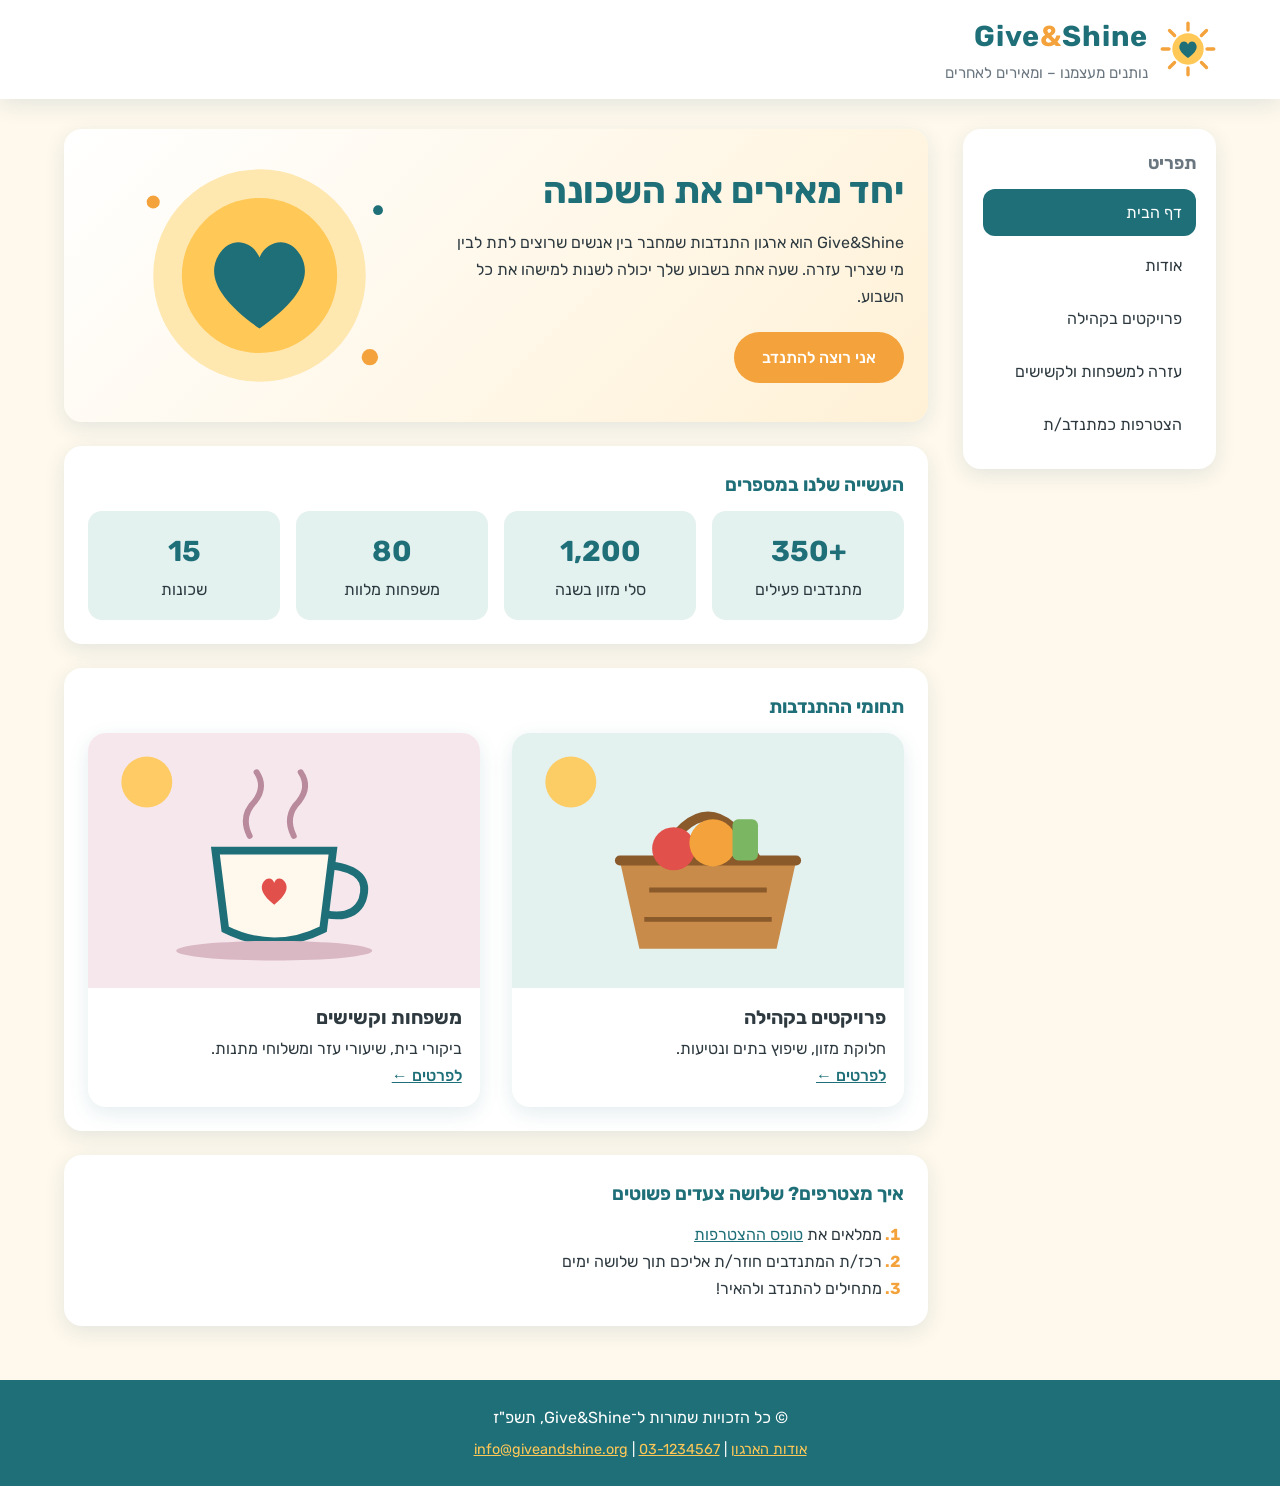
<file: index.html>
<!DOCTYPE html>
<html lang="he" dir="rtl">
<head>
  <meta charset="UTF-8">
  <meta name="viewport" content="width=device-width, initial-scale=1.0">
  <title>דף הבית | Give&amp;Shine</title>
  <link rel="icon" href="favicon.ico">
  <link rel="stylesheet" href="css/style.css">
  <link rel="stylesheet" href="css/home.css">
</head>
<body>
  <header>
    <a href="index.html" title="לדף הבית">
      <img src="assets/images/logo.svg" alt="הלוגו של Give&amp;Shine">
      <div>
        <h1>Give<span>&amp;</span>Shine</h1>
        <p>נותנים מעצמנו &ndash; ומאירים לאחרים</p>
      </div>
    </a>
  </header>

  <div class="layout">
    <aside>
      <h2>תפריט</h2>
      <nav>
        <ul>
          <li><a href="index.html" aria-current="page">דף הבית</a></li>
          <li><a href="pages/about.html">אודות</a></li>
          <li><a href="pages/community.html">פרויקטים בקהילה</a></li>
          <li><a href="pages/families.html">עזרה למשפחות ולקשישים</a></li>
          <li><a href="pages/join.html">הצטרפות כמתנדב/ת</a></li>
        </ul>
      </nav>
    </aside>

    <main>
      <section class="hero">
        <div>
          <h2>יחד מאירים את השכונה</h2>
          <p>Give&amp;Shine הוא ארגון התנדבות שמחבר בין אנשים שרוצים לתת לבין מי שצריך עזרה. שעה אחת בשבוע שלך יכולה לשנות למישהו את כל השבוע.</p>
          <a class="btn" href="pages/join.html">אני רוצה להתנדב</a>
        </div>
        <img src="assets/images/hero.svg" alt="שמש ולב - הסמל של העשייה שלנו">
      </section>

      <section class="stats">
        <h3>העשייה שלנו במספרים</h3>
        <ul>
          <li><strong dir="ltr">350+</strong> מתנדבים פעילים</li>
          <li><strong>1,200</strong> סלי מזון בשנה</li>
          <li><strong>80</strong> משפחות מלוות</li>
          <li><strong>15</strong> שכונות</li>
        </ul>
      </section>

      <section class="areas">
        <h3>תחומי ההתנדבות</h3>
        <div class="cards">
          <article>
            <img src="assets/images/food.svg" alt="סל מזון">
            <h4>פרויקטים בקהילה</h4>
            <p>חלוקת מזון, שיפוץ בתים ונטיעות.</p>
            <a href="pages/community.html">לפרטים &larr;</a>
          </article>
          <article>
            <img src="assets/images/tea.svg" alt="כוס תה חמה">
            <h4>משפחות וקשישים</h4>
            <p>ביקורי בית, שיעורי עזר ומשלוחי מתנות.</p>
            <a href="pages/families.html">לפרטים &larr;</a>
          </article>
        </div>
      </section>

      <section>
        <h3>איך מצטרפים? שלושה צעדים פשוטים</h3>
        <ol class="steps">
          <li>ממלאים את <a href="pages/join.html">טופס ההצטרפות</a></li>
          <li>רכז/ת המתנדבים חוזר/ת אליכם תוך שלושה ימים</li>
          <li>מתחילים להתנדב ולהאיר!</li>
        </ol>
      </section>
    </main>
  </div>

  <footer>
    <p>&copy; כל הזכויות שמורות ל־Give&amp;Shine, תשפ"ז</p>
    <p><a href="pages/about.html">אודות הארגון</a> | <a href="mailto:info@giveandshine.org">info@giveandshine.org</a> | <a href="tel:031234567">03-1234567</a></p>
  </footer>
</body>
</html>
</file>
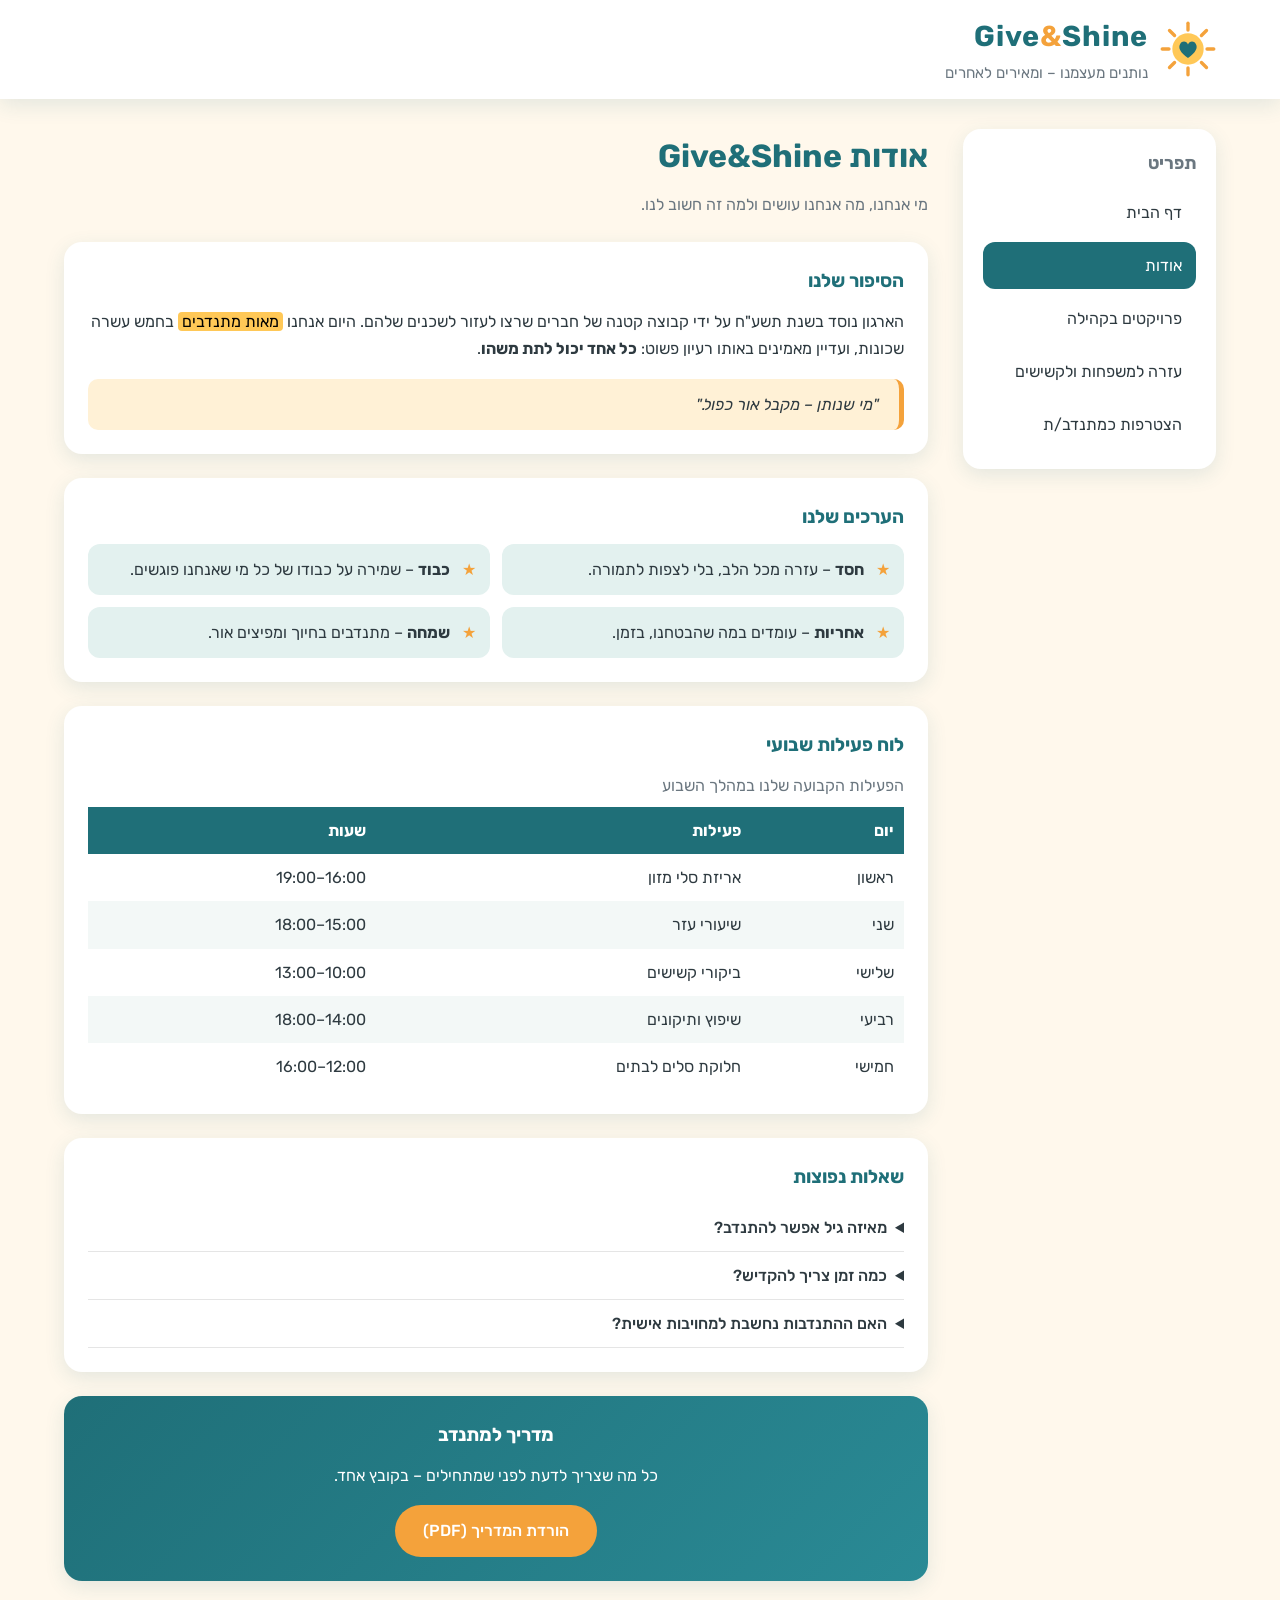
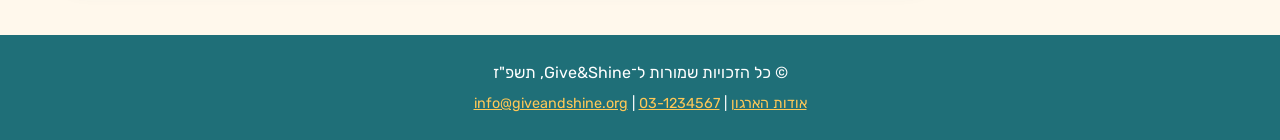
<file: pages/about.html>
<!DOCTYPE html>
<html lang="he" dir="rtl">
<head>
  <meta charset="UTF-8">
  <meta name="viewport" content="width=device-width, initial-scale=1.0">
  <title>אודות | Give&amp;Shine</title>
  <link rel="icon" href="../favicon.ico">
  <link rel="stylesheet" href="../css/style.css">
  <link rel="stylesheet" href="../css/about.css">
</head>
<body>
  <header>
    <a href="../index.html" title="לדף הבית">
      <img src="../assets/images/logo.svg" alt="הלוגו של Give&amp;Shine">
      <div>
        <h1>Give<span>&amp;</span>Shine</h1>
        <p>נותנים מעצמנו &ndash; ומאירים לאחרים</p>
      </div>
    </a>
  </header>

  <div class="layout">
    <aside>
      <h2>תפריט</h2>
      <nav>
        <ul>
          <li><a href="../index.html">דף הבית</a></li>
          <li><a href="../pages/about.html" aria-current="page">אודות</a></li>
          <li><a href="../pages/community.html">פרויקטים בקהילה</a></li>
          <li><a href="../pages/families.html">עזרה למשפחות ולקשישים</a></li>
          <li><a href="../pages/join.html">הצטרפות כמתנדב/ת</a></li>
        </ul>
      </nav>
    </aside>

    <main>
      <h2>אודות Give&amp;Shine</h2>
      <p>מי אנחנו, מה אנחנו עושים ולמה זה חשוב לנו.</p>

      <article>
        <h3>הסיפור שלנו</h3>
        <p>הארגון נוסד בשנת <time datetime="2018">תשע"ח</time> על ידי קבוצה קטנה של חברים שרצו לעזור לשכנים שלהם. היום אנחנו <mark>מאות מתנדבים</mark> בחמש עשרה שכונות, ועדיין מאמינים באותו רעיון פשוט: <strong>כל אחד יכול לתת משהו</strong>.</p>
        <blockquote>"מי שנותן &ndash; מקבל אור כפול."</blockquote>
      </article>

      <section class="values">
        <h3>הערכים שלנו</h3>
        <ul>
          <li><b>חסד</b> &ndash; עזרה מכל הלב, בלי לצפות לתמורה.</li>
          <li><b>כבוד</b> &ndash; שמירה על כבודו של כל מי שאנחנו פוגשים.</li>
          <li><b>אחריות</b> &ndash; עומדים במה שהבטחנו, בזמן.</li>
          <li><b>שמחה</b> &ndash; מתנדבים בחיוך ומפיצים אור.</li>
        </ul>
      </section>

      <section>
        <h3>לוח פעילות שבועי</h3>
        <table>
          <caption>הפעילות הקבועה שלנו במהלך השבוע</caption>
          <thead>
            <tr><th>יום</th><th>פעילות</th><th>שעות</th></tr>
          </thead>
          <tbody>
            <tr><td>ראשון</td><td>אריזת סלי מזון</td><td>16:00&ndash;19:00</td></tr>
            <tr><td>שני</td><td>שיעורי עזר</td><td>15:00&ndash;18:00</td></tr>
            <tr><td>שלישי</td><td>ביקורי קשישים</td><td>10:00&ndash;13:00</td></tr>
            <tr><td>רביעי</td><td>שיפוץ ותיקונים</td><td>14:00&ndash;18:00</td></tr>
            <tr><td>חמישי</td><td>חלוקת סלים לבתים</td><td>12:00&ndash;16:00</td></tr>
          </tbody>
        </table>
      </section>

      <section>
        <h3>שאלות נפוצות</h3>
        <!-- למידה עצמית 2: התגיות details ו-summary -->
        <details>
          <summary>מאיזה גיל אפשר להתנדב?</summary>
          <p>מגיל 14 ומעלה. מתחת לגיל 16 נדרש אישור הורים.</p>
        </details>
        <details>
          <summary>כמה זמן צריך להקדיש?</summary>
          <p>אפילו שעה אחת בשבוע עושה הבדל. אתם בוחרים את הזמן שמתאים לכם.</p>
        </details>
        <details>
          <summary>האם ההתנדבות נחשבת למחויבות אישית?</summary>
          <p>כן, אנחנו מוסרים אישור על שעות התנדבות לבית הספר.</p>
        </details>
      </section>

      <section class="download">
        <h3>מדריך למתנדב</h3>
        <p>כל מה שצריך לדעת לפני שמתחילים &ndash; בקובץ אחד.</p>
        <a class="btn" href="../assets/files/volunteer-guide.pdf" download>הורדת המדריך (PDF)</a>
      </section>
    </main>
  </div>

  <footer>
    <p>&copy; כל הזכויות שמורות ל־Give&amp;Shine, תשפ"ז</p>
    <p><a href="../pages/about.html">אודות הארגון</a> | <a href="mailto:info@giveandshine.org">info@giveandshine.org</a> | <a href="tel:031234567">03-1234567</a></p>
  </footer>
</body>
</html>
</file>
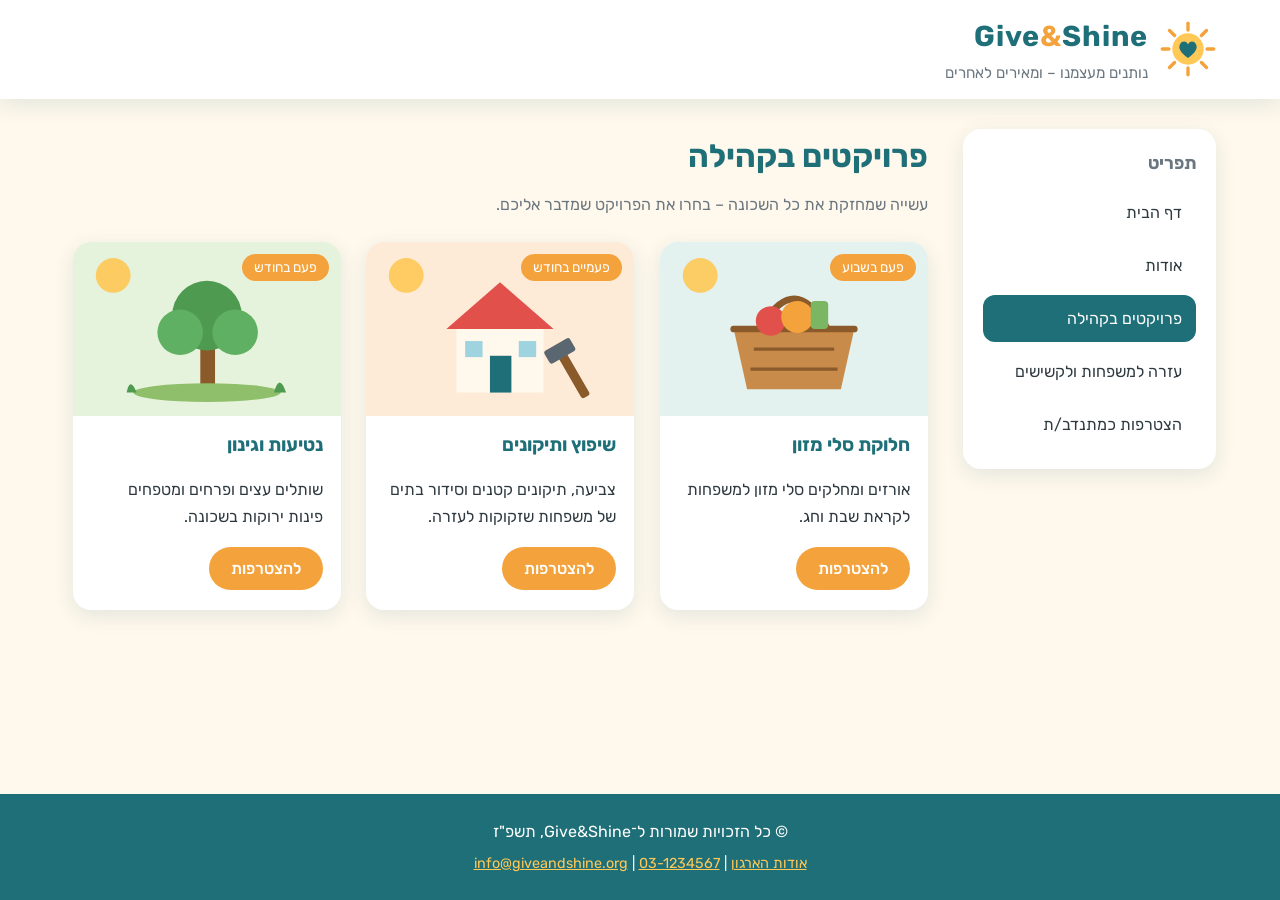
<file: pages/community.html>
<!DOCTYPE html>
<html lang="he" dir="rtl">
<head>
  <meta charset="UTF-8">
  <meta name="viewport" content="width=device-width, initial-scale=1.0">
  <title>פרויקטים בקהילה | Give&amp;Shine</title>
  <link rel="icon" href="../favicon.ico">
  <link rel="stylesheet" href="../css/style.css">
  <link rel="stylesheet" href="../css/projects.css">
</head>
<body>
  <header>
    <a href="../index.html" title="לדף הבית">
      <img src="../assets/images/logo.svg" alt="הלוגו של Give&amp;Shine">
      <div>
        <h1>Give<span>&amp;</span>Shine</h1>
        <p>נותנים מעצמנו &ndash; ומאירים לאחרים</p>
      </div>
    </a>
  </header>

  <div class="layout">
    <aside>
      <h2>תפריט</h2>
      <nav>
        <ul>
          <li><a href="../index.html">דף הבית</a></li>
          <li><a href="../pages/about.html">אודות</a></li>
          <li><a href="../pages/community.html" aria-current="page">פרויקטים בקהילה</a></li>
          <li><a href="../pages/families.html">עזרה למשפחות ולקשישים</a></li>
          <li><a href="../pages/join.html">הצטרפות כמתנדב/ת</a></li>
        </ul>
      </nav>
    </aside>

    <main>
      <h2>פרויקטים בקהילה</h2>
      <p>עשייה שמחזקת את כל השכונה &ndash; בחרו את הפרויקט שמדבר אליכם.</p>

      <div class="gallery">
        <article>
          <figure>
            <img src="../assets/images/food.svg" alt="סל מזון מלא">
            <figcaption>פעם בשבוע</figcaption>
          </figure>
          <h3>חלוקת סלי מזון</h3>
          <p>אורזים ומחלקים סלי מזון למשפחות לקראת שבת וחג.</p>
          <a class="btn" href="join.html">להצטרפות</a>
        </article>
        <article>
          <figure>
            <img src="../assets/images/house.svg" alt="בית קטן ופטיש">
            <figcaption>פעמיים בחודש</figcaption>
          </figure>
          <h3>שיפוץ ותיקונים</h3>
          <p>צביעה, תיקונים קטנים וסידור בתים של משפחות שזקוקות לעזרה.</p>
          <a class="btn" href="join.html">להצטרפות</a>
        </article>
        <article>
          <figure>
            <img src="../assets/images/tree.svg" alt="עץ ירוק">
            <figcaption>פעם בחודש</figcaption>
          </figure>
          <h3>נטיעות וגינון</h3>
          <p>שותלים עצים ופרחים ומטפחים פינות ירוקות בשכונה.</p>
          <a class="btn" href="join.html">להצטרפות</a>
        </article>
      </div>
    </main>
  </div>

  <footer>
    <p>&copy; כל הזכויות שמורות ל־Give&amp;Shine, תשפ"ז</p>
    <p><a href="../pages/about.html">אודות הארגון</a> | <a href="mailto:info@giveandshine.org">info@giveandshine.org</a> | <a href="tel:031234567">03-1234567</a></p>
  </footer>
</body>
</html>
</file>
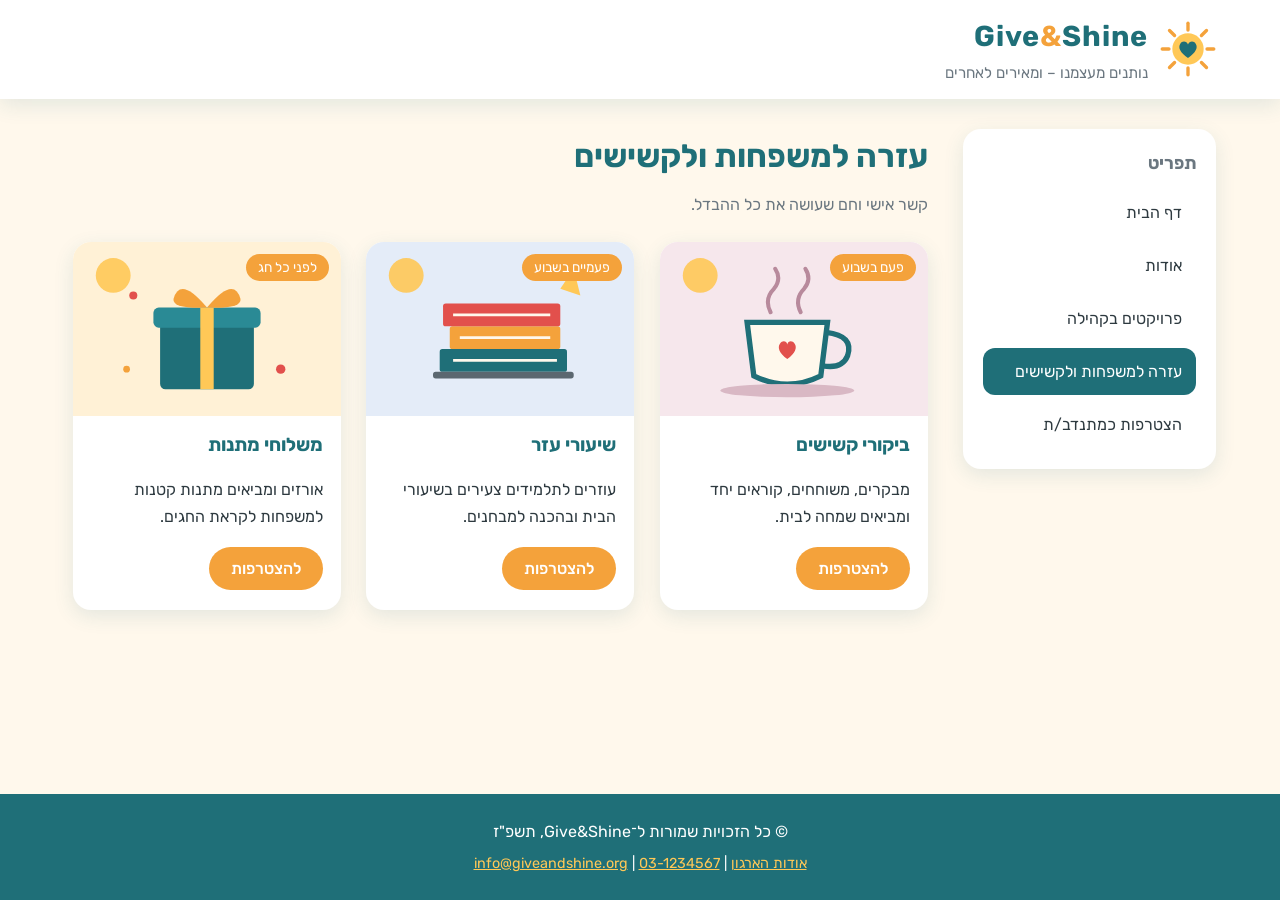
<file: pages/families.html>
<!DOCTYPE html>
<html lang="he" dir="rtl">
<head>
  <meta charset="UTF-8">
  <meta name="viewport" content="width=device-width, initial-scale=1.0">
  <title>עזרה למשפחות ולקשישים | Give&amp;Shine</title>
  <link rel="icon" href="../favicon.ico">
  <link rel="stylesheet" href="../css/style.css">
  <link rel="stylesheet" href="../css/projects.css">
</head>
<body>
  <header>
    <a href="../index.html" title="לדף הבית">
      <img src="../assets/images/logo.svg" alt="הלוגו של Give&amp;Shine">
      <div>
        <h1>Give<span>&amp;</span>Shine</h1>
        <p>נותנים מעצמנו &ndash; ומאירים לאחרים</p>
      </div>
    </a>
  </header>

  <div class="layout">
    <aside>
      <h2>תפריט</h2>
      <nav>
        <ul>
          <li><a href="../index.html">דף הבית</a></li>
          <li><a href="../pages/about.html">אודות</a></li>
          <li><a href="../pages/community.html">פרויקטים בקהילה</a></li>
          <li><a href="../pages/families.html" aria-current="page">עזרה למשפחות ולקשישים</a></li>
          <li><a href="../pages/join.html">הצטרפות כמתנדב/ת</a></li>
        </ul>
      </nav>
    </aside>

    <main>
      <h2>עזרה למשפחות ולקשישים</h2>
      <p>קשר אישי וחם שעושה את כל ההבדל.</p>

      <div class="gallery">
        <article>
          <figure>
            <img src="../assets/images/tea.svg" alt="כוס תה חמה">
            <figcaption>פעם בשבוע</figcaption>
          </figure>
          <h3>ביקורי קשישים</h3>
          <p>מבקרים, משוחחים, קוראים יחד ומביאים שמחה לבית.</p>
          <a class="btn" href="join.html">להצטרפות</a>
        </article>
        <article>
          <figure>
            <img src="../assets/images/books.svg" alt="ערימת ספרים">
            <figcaption>פעמיים בשבוע</figcaption>
          </figure>
          <h3>שיעורי עזר</h3>
          <p>עוזרים לתלמידים צעירים בשיעורי הבית ובהכנה למבחנים.</p>
          <a class="btn" href="join.html">להצטרפות</a>
        </article>
        <article>
          <figure>
            <img src="../assets/images/gift.svg" alt="חבילת מתנה">
            <figcaption>לפני כל חג</figcaption>
          </figure>
          <h3>משלוחי מתנות</h3>
          <p>אורזים ומביאים מתנות קטנות למשפחות לקראת החגים.</p>
          <a class="btn" href="join.html">להצטרפות</a>
        </article>
      </div>
    </main>
  </div>

  <footer>
    <p>&copy; כל הזכויות שמורות ל־Give&amp;Shine, תשפ"ז</p>
    <p><a href="../pages/about.html">אודות הארגון</a> | <a href="mailto:info@giveandshine.org">info@giveandshine.org</a> | <a href="tel:031234567">03-1234567</a></p>
  </footer>
</body>
</html>
</file>
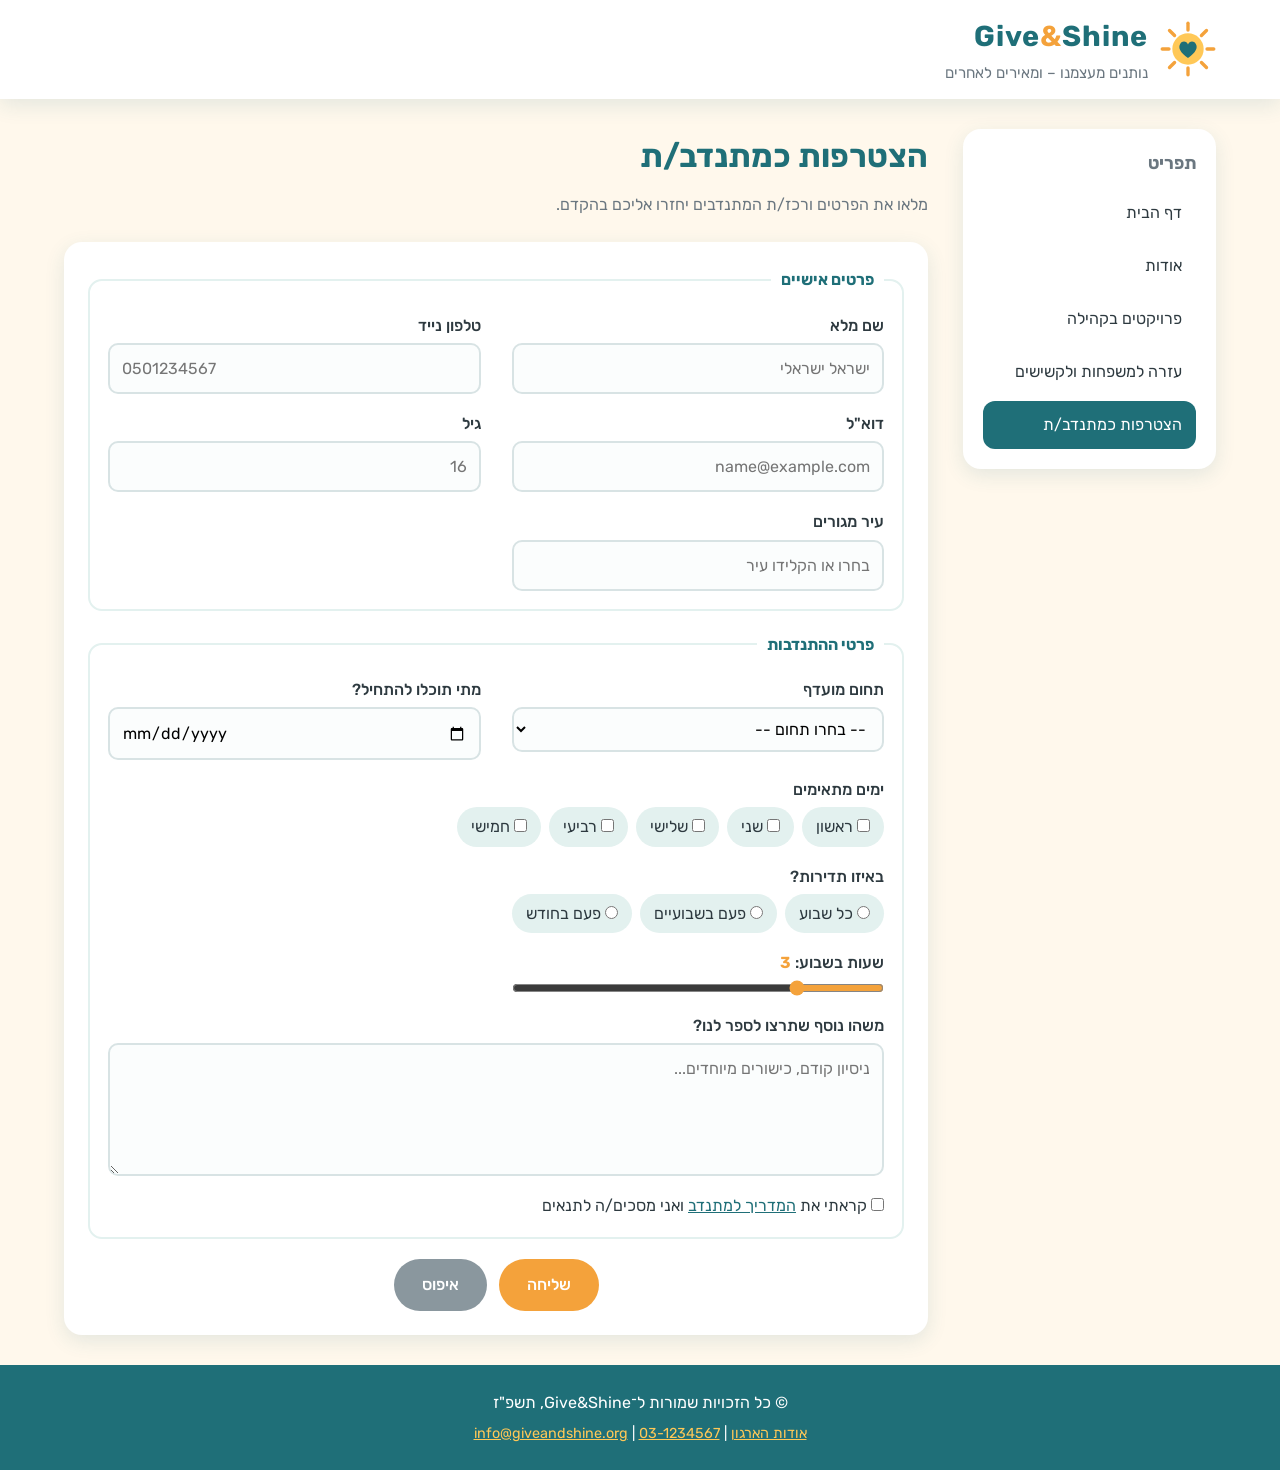
<file: pages/join.html>
<!DOCTYPE html>
<html lang="he" dir="rtl">
<head>
  <meta charset="UTF-8">
  <meta name="viewport" content="width=device-width, initial-scale=1.0">
  <title>הצטרפות כמתנדב/ת | Give&amp;Shine</title>
  <link rel="icon" href="../favicon.ico">
  <link rel="stylesheet" href="../css/style.css">
  <link rel="stylesheet" href="../css/join.css">
</head>
<body>
  <header>
    <a href="../index.html" title="לדף הבית">
      <img src="../assets/images/logo.svg" alt="הלוגו של Give&amp;Shine">
      <div>
        <h1>Give<span>&amp;</span>Shine</h1>
        <p>נותנים מעצמנו &ndash; ומאירים לאחרים</p>
      </div>
    </a>
  </header>

  <div class="layout">
    <aside>
      <h2>תפריט</h2>
      <nav>
        <ul>
          <li><a href="../index.html">דף הבית</a></li>
          <li><a href="../pages/about.html">אודות</a></li>
          <li><a href="../pages/community.html">פרויקטים בקהילה</a></li>
          <li><a href="../pages/families.html">עזרה למשפחות ולקשישים</a></li>
          <li><a href="../pages/join.html" aria-current="page">הצטרפות כמתנדב/ת</a></li>
        </ul>
      </nav>
    </aside>

    <main>
      <h2>הצטרפות כמתנדב/ת</h2>
      <p>מלאו את הפרטים ורכז/ת המתנדבים יחזרו אליכם בהקדם.</p>

      <form action="success.html" method="get">
        <fieldset>
          <legend>פרטים אישיים</legend>
          <div class="field">
            <label for="fname">שם מלא</label>
            <input type="text" id="fname" name="fullname" required minlength="2" placeholder="ישראל ישראלי">
          </div>
          <div class="field">
            <label for="phone">טלפון נייד</label>
            <input type="tel" id="phone" name="phone" required pattern="05[0-9]{8}" placeholder="0501234567" title="יש להזין 10 ספרות שמתחילות ב־05">
          </div>
          <div class="field">
            <label for="email">דוא"ל</label>
            <input type="email" id="email" name="email" required placeholder="name@example.com">
          </div>
          <div class="field">
            <label for="age">גיל</label>
            <input type="number" id="age" name="age" min="14" max="99" required placeholder="16">
          </div>
          <div class="field">
            <label for="city">עיר מגורים</label>
            <input type="text" id="city" name="city" list="cities" required placeholder="בחרו או הקלידו עיר">
            <datalist id="cities">
              <option value="ירושלים">
              <option value="בני ברק">
              <option value="בית שמש">
              <option value="אלעד">
              <option value="מודיעין עילית">
            </datalist>
          </div>
        </fieldset>

        <fieldset>
          <legend>פרטי ההתנדבות</legend>
          <div class="field">
            <label for="project">תחום מועדף</label>
            <select id="project" name="project" required>
              <option value="">-- בחרו תחום --</option>
              <optgroup label="פרויקטים בקהילה">
                <option>חלוקת סלי מזון</option>
                <option>שיפוץ ותיקונים</option>
                <option>נטיעות וגינון</option>
              </optgroup>
              <optgroup label="משפחות וקשישים">
                <option>ביקורי קשישים</option>
                <option>שיעורי עזר</option>
                <option>משלוחי מתנות</option>
              </optgroup>
            </select>
          </div>
          <div class="field">
            <label for="start">מתי תוכלו להתחיל?</label>
            <input type="date" id="start" name="start" min="2026-11-01" required>
          </div>

          <div class="field">
            <span class="label">ימים מתאימים</span>
            <div class="options">
              <label><input type="checkbox" name="days" value="sun"> ראשון</label>
              <label><input type="checkbox" name="days" value="mon"> שני</label>
              <label><input type="checkbox" name="days" value="tue"> שלישי</label>
              <label><input type="checkbox" name="days" value="wed"> רביעי</label>
              <label><input type="checkbox" name="days" value="thu"> חמישי</label>
            </div>
          </div>

          <div class="field">
            <span class="label">באיזו תדירות?</span>
            <div class="options">
              <label><input type="radio" name="freq" value="week" required> כל שבוע</label>
              <label><input type="radio" name="freq" value="2weeks"> פעם בשבועיים</label>
              <label><input type="radio" name="freq" value="month"> פעם בחודש</label>
            </div>
          </div>

          <div class="field">
            <label for="hours">שעות בשבוע: <output name="hoursOut" for="hours">3</output></label>
            <input type="range" id="hours" name="hours" min="1" max="10" value="3" oninput="this.form.hoursOut.value = this.value">
          </div>

          <div class="field">
            <label for="notes">משהו נוסף שתרצו לספר לנו?</label>
            <textarea id="notes" name="notes" rows="4" maxlength="300" placeholder="ניסיון קודם, כישורים מיוחדים..."></textarea>
          </div>

          <label class="agree"><input type="checkbox" name="agree" required> קראתי את <a href="../assets/files/volunteer-guide.pdf" target="_blank">המדריך למתנדב</a> ואני מסכים/ה לתנאים</label>
        </fieldset>

        <div class="buttons">
          <button type="submit" class="btn">שליחה</button>
          <button type="reset" class="btn reset">איפוס</button>
        </div>
      </form>
    </main>
  </div>

  <footer>
    <p>&copy; כל הזכויות שמורות ל־Give&amp;Shine, תשפ"ז</p>
    <p><a href="../pages/about.html">אודות הארגון</a> | <a href="mailto:info@giveandshine.org">info@giveandshine.org</a> | <a href="tel:031234567">03-1234567</a></p>
  </footer>
</body>
</html>
</file>
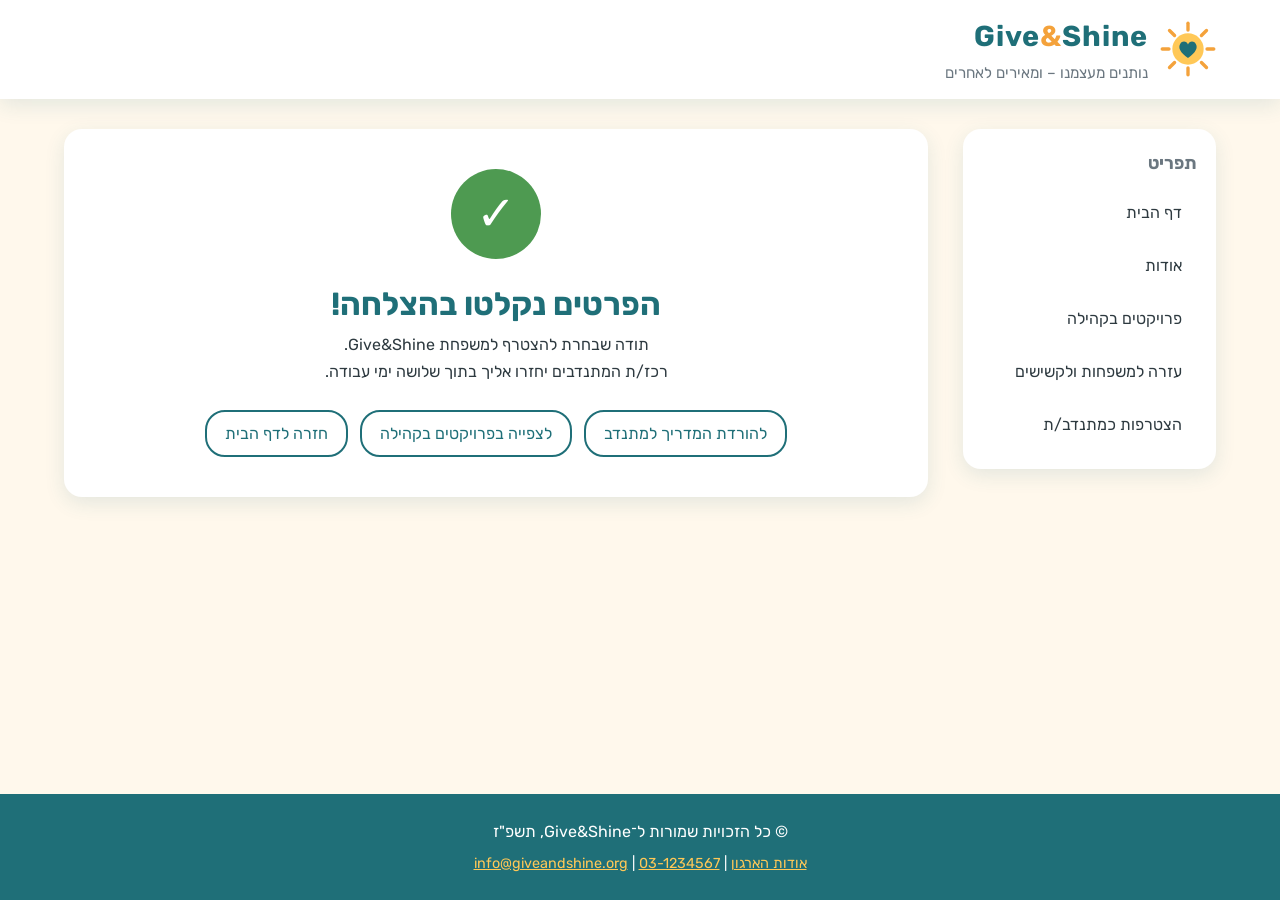
<file: pages/success.html>
<!DOCTYPE html>
<html lang="he" dir="rtl">
<head>
  <meta charset="UTF-8">
  <meta name="viewport" content="width=device-width, initial-scale=1.0">
  <title>הפרטים נקלטו | Give&amp;Shine</title>
  <link rel="icon" href="../favicon.ico">
  <link rel="stylesheet" href="../css/style.css">
  <link rel="stylesheet" href="../css/success.css">
</head>
<body>
  <header>
    <a href="../index.html" title="לדף הבית">
      <img src="../assets/images/logo.svg" alt="הלוגו של Give&amp;Shine">
      <div>
        <h1>Give<span>&amp;</span>Shine</h1>
        <p>נותנים מעצמנו &ndash; ומאירים לאחרים</p>
      </div>
    </a>
  </header>

  <div class="layout">
    <aside>
      <h2>תפריט</h2>
      <nav>
        <ul>
          <li><a href="../index.html">דף הבית</a></li>
          <li><a href="../pages/about.html">אודות</a></li>
          <li><a href="../pages/community.html">פרויקטים בקהילה</a></li>
          <li><a href="../pages/families.html">עזרה למשפחות ולקשישים</a></li>
          <li><a href="../pages/join.html">הצטרפות כמתנדב/ת</a></li>
        </ul>
      </nav>
    </aside>

    <main>
      <section class="done">
        <div class="check">&#10003;</div>
        <h2>הפרטים נקלטו בהצלחה!</h2>
        <p>תודה שבחרת להצטרף למשפחת Give&amp;Shine.<br>רכז/ת המתנדבים יחזרו אליך בתוך שלושה ימי עבודה.</p>
        <ul>
          <li><a href="../assets/files/volunteer-guide.pdf" download>להורדת המדריך למתנדב</a></li>
          <li><a href="community.html">לצפייה בפרויקטים בקהילה</a></li>
          <li><a href="../index.html">חזרה לדף הבית</a></li>
        </ul>
      </section>
    </main>
  </div>

  <footer>
    <p>&copy; כל הזכויות שמורות ל־Give&amp;Shine, תשפ"ז</p>
    <p><a href="../pages/about.html">אודות הארגון</a> | <a href="mailto:info@giveandshine.org">info@giveandshine.org</a> | <a href="tel:031234567">03-1234567</a></p>
  </footer>
</body>
</html>
</file>
<file: css/style.css>
/* ===== Give&Shine - קובץ עיצוב משותף לכל דפי האתר ===== */
@import url('https://fonts.googleapis.com/css2?family=Rubik:wght@400;500;700&display=swap');

/* למידה עצמית 1: משתני CSS (Custom Properties) */
:root {
  --bg: #FFF8EC;          /* צבע הרקע של האתר */
  --surface: #FFFFFF;
  --primary: #1F6F78;     /* טורקיז */
  --primary-dark: #17565D;
  --accent: #F4A23B;      /* כתום שמש */
  --sun: #FFC857;
  --text: #2E3A40;
  --muted: #6B7780;
  --radius: 18px;
  --shadow: 0 6px 20px rgba(31, 111, 120, 0.12);
}

* {
  box-sizing: border-box;
  margin: 0;
  padding: 0;
}

body {
  font-family: 'Rubik', Arial, sans-serif;
  background-color: var(--bg);
  color: var(--text);
  line-height: 1.7;
  display: flex;
  flex-direction: column;
  min-height: 100vh;
}

a {
  color: var(--primary);
}

img {
  max-width: 100%;
}

/* ===== כותרת ראשית ===== */
header {
  position: sticky;           /* הכותרת נשארת למעלה בגלילה */
  top: 0;
  z-index: 10;
  background-color: var(--surface);
  box-shadow: var(--shadow);
}

header > a {
  display: flex;
  align-items: center;
  gap: 12px;
  width: 90%;
  margin: 0 auto;
  padding: 12px 0;
  text-decoration: none;
}

header img {
  width: 56px;
  animation: spin 18s linear infinite;   /* אנימציה: הלוגו מסתובב לאט */
}

header h1 {
  font-size: 1.8em;
  color: var(--primary);
  letter-spacing: 1px;
}

header h1 span {
  color: var(--accent);
}

header p {
  color: var(--muted);
  font-size: 0.95em;
}

@keyframes spin {
  from { transform: rotate(0deg); }
  to   { transform: rotate(360deg); }
}

/* ===== פריסה: aside + main ===== */
.layout {
  display: flex;
  gap: 3%;
  width: 90%;
  margin: 30px auto;
  flex: 1;
  align-items: flex-start;
}

aside {
  width: 22%;
  position: sticky;
  top: 110px;
  background-color: var(--surface);
  border-radius: var(--radius);
  box-shadow: var(--shadow);
  padding: 20px;
}

aside h2 {
  font-size: 1.1em;
  color: var(--muted);
  margin-bottom: 10px;
}

nav ul {
  list-style: none;
  display: flex;
  flex-direction: column;
  gap: 6px;
}

nav a {
  display: block;
  padding: 10px 14px;
  border-radius: 12px;
  text-decoration: none;
  color: var(--text);
  transition: background-color 0.3s, padding-right 0.3s;
}

nav a:hover {
  background-color: #E3F1EF;
  padding-right: 22px;
}

nav a[aria-current="page"] {
  background-color: var(--primary);
  color: #fff;
}

main {
  width: 75%;
}

main > h2 {
  font-size: 2em;
  color: var(--primary);
  margin-bottom: 8px;
}

main > h2 + p {
  color: var(--muted);
  margin-bottom: 24px;
}

section,
article {
  background-color: var(--surface);
  border-radius: var(--radius);
  box-shadow: var(--shadow);
  padding: 24px;
  margin-bottom: 24px;
}

section h3,
article h3 {
  color: var(--primary);
  margin-bottom: 10px;
}

/* כפתור כללי */
.btn {
  display: inline-block;
  background-color: var(--accent);
  color: #fff;
  padding: 12px 28px;
  border: none;
  border-radius: 30px;
  font: inherit;
  font-weight: 500;
  text-decoration: none;
  cursor: pointer;
  transition: transform 0.2s, background-color 0.2s;
}

.btn:hover {
  transform: translateY(-3px);
  background-color: #E08C1F;
}

/* ===== כותרת תחתונה ===== */
footer {
  background-color: var(--primary);
  color: #fff;
  text-align: center;
  padding: 24px 5%;
}

footer a {
  color: var(--sun);
}

footer p + p {
  margin-top: 6px;
  font-size: 0.9em;
}

/* ===== רספונסיביות ===== */
@media (max-width: 800px) {
  .layout {
    flex-direction: column;
  }

  aside,
  main {
    width: 100%;
  }

  aside {
    position: static;
  }

  nav ul {
    flex-direction: row;
    flex-wrap: wrap;
  }

  header h1 {
    font-size: 1.4em;
  }

  header p {
    display: none;
  }
}
</file>
<file: css/home.css>
/* ===== עיצוב ייחודי לדף הבית ===== */
.hero {
  display: flex;
  align-items: center;
  gap: 4%;
  background: linear-gradient(135deg, #FFFFFF 0%, #FFF1D6 100%);
}

.hero > div {
  width: 55%;
}

.hero h2 {
  font-size: 2.3em;
  color: var(--primary);
  line-height: 1.3;
  margin-bottom: 14px;
}

.hero p {
  margin-bottom: 22px;
}

.hero img {
  width: 40%;
  animation: float 4s ease-in-out infinite;
}

@keyframes float {
  0%, 100% { transform: translateY(0); }
  50%      { transform: translateY(-14px); }
}

.stats ul {
  list-style: none;
  display: flex;
  flex-wrap: wrap;
  gap: 16px;
}

.stats li {
  flex: 1 1 20%;
  text-align: center;
  background-color: #E3F1EF;
  border-radius: 14px;
  padding: 16px 8px;
}

.stats strong {
  display: block;
  font-size: 1.8em;
  color: var(--primary);
}

.cards {
  display: flex;
  gap: 4%;
}

.cards article {
  width: 48%;
  padding: 0;
  overflow: hidden;
  margin: 0;
  transition: transform 0.3s;
}

.cards article:hover {
  transform: translateY(-6px);
}

.cards img {
  display: block;
  width: 100%;
}

.cards h4,
.cards p,
.cards a {
  margin: 0 18px;
}

.cards h4 {
  margin-top: 14px;
  font-size: 1.2em;
}

.cards a {
  display: inline-block;
  margin-bottom: 18px;
  font-weight: 500;
}

.steps {
  padding-right: 22px;
}

.steps li::marker {
  color: var(--accent);
  font-weight: 700;
}

@media (max-width: 800px) {
  .hero,
  .cards {
    flex-direction: column;
  }

  .hero > div,
  .hero img,
  .cards article {
    width: 100%;
  }

  .cards article + article {
    margin-top: 16px;
  }

  .stats li {
    flex-basis: 40%;
  }
}
</file>
<file: css/about.css>
/* ===== עיצוב ייחודי לדף אודות ===== */
blockquote {
  margin-top: 16px;
  padding: 12px 20px;
  border-right: 5px solid var(--accent);
  background-color: #FFF1D6;
  border-radius: 10px;
  font-style: italic;
}

mark {
  background-color: var(--sun);
  padding: 0 4px;
  border-radius: 4px;
}

.values ul {
  list-style: none;
  display: flex;
  flex-wrap: wrap;
  gap: 12px;
}

.values li {
  flex: 1 1 45%;
  position: relative;
  padding: 12px 40px 12px 12px;
  background-color: #E3F1EF;
  border-radius: 12px;
}

.values li::before {
  content: "★";
  position: absolute;
  right: 14px;
  top: 12px;
  color: var(--accent);
}

table {
  width: 100%;
  border-collapse: collapse;
  overflow: hidden;
  border-radius: 12px;
}

caption {
  text-align: right;
  color: var(--muted);
  margin-bottom: 8px;
}

th,
td {
  padding: 10px;
  text-align: right;
}

thead th {
  background-color: var(--primary);
  color: #fff;
}

tbody tr:nth-child(even) {
  background-color: #F3F8F7;
}

tbody tr:hover {
  background-color: #FFF1D6;
}

details {
  border-bottom: 1px solid #E5E5E5;
  padding: 10px 0;
}

summary {
  cursor: pointer;
  font-weight: 500;
}

details[open] summary {
  color: var(--accent);
}

.download {
  text-align: center;
  background: linear-gradient(135deg, var(--primary) 0%, #2A8A95 100%);
  color: #fff;
}

.download h3 {
  color: #fff;
}

.download p {
  margin-bottom: 16px;
}

@media (max-width: 800px) {
  .values li {
    flex-basis: 100%;
  }

  th,
  td {
    padding: 8px 4px;
    font-size: 0.9em;
  }
}
</file>
<file: css/projects.css>
/* ===== עיצוב לדפי הפרויקטים (שני הדפים באותו עיצוב) ===== */
.gallery {
  display: flex;
  flex-wrap: wrap;
  gap: 3%;
}

.gallery article {
  width: 31%;
  padding: 0 0 20px;
  overflow: hidden;
  display: flex;
  flex-direction: column;
  transition: transform 0.3s, box-shadow 0.3s;
}

.gallery article:hover {
  transform: scale(1.03);
  box-shadow: 0 10px 28px rgba(31, 111, 120, 0.22);
}

figure {
  position: relative;          /* בשביל התגית שמונחת על התמונה */
}

figure img {
  display: block;
  width: 100%;
}

figcaption {
  position: absolute;
  top: 12px;
  right: 12px;
  background-color: var(--accent);
  color: #fff;
  font-size: 0.85em;
  padding: 2px 12px;
  border-radius: 20px;
}

.gallery h3,
.gallery p {
  margin: 14px 18px 0;
}

.gallery p {
  flex: 1;
}

.gallery .btn {
  align-self: flex-start;
  margin: 16px 18px 0;
  padding: 8px 22px;
}

@media (max-width: 1000px) {
  .gallery article {
    width: 48%;
  }
}

@media (max-width: 600px) {
  .gallery article {
    width: 100%;
  }
}
</file>
<file: css/join.css>
/* ===== עיצוב ייחודי לדף ההצטרפות (טופס) ===== */
form {
  background-color: var(--surface);
  border-radius: var(--radius);
  box-shadow: var(--shadow);
  padding: 24px;
}

fieldset {
  border: 2px solid #E3F1EF;
  border-radius: 14px;
  padding: 18px;
  margin-bottom: 20px;
  display: flex;
  flex-wrap: wrap;
  gap: 16px 4%;
}

legend {
  padding: 0 10px;
  font-weight: 700;
  color: var(--primary);
}

.field {
  width: 48%;
  display: flex;
  flex-direction: column;
  gap: 4px;
}

.field:has(textarea),
.field:has(.options) {
  width: 100%;
}

.label,
.field > label {
  font-weight: 500;
}

input[type="text"],
input[type="tel"],
input[type="email"],
input[type="number"],
input[type="date"],
select,
textarea {
  width: 100%;
  padding: 10px 12px;
  border: 2px solid #D8E3E4;
  border-radius: 10px;
  font: inherit;
  background-color: #FBFDFD;
  transition: border-color 0.2s;
}

input:focus,
select:focus,
textarea:focus {
  outline: none;
  border-color: var(--primary);
}

/* בדיקות תקינות - מסגרת אדומה רק אחרי שהמשתמש התחיל להקליד */
input[placeholder]:not(:placeholder-shown):invalid {
  border-color: #E2504C;
}

input[placeholder]:not(:placeholder-shown):valid {
  border-color: #4E9A51;
}

.options {
  display: flex;
  flex-wrap: wrap;
  gap: 8px;
}

.options label {
  background-color: #E3F1EF;
  padding: 6px 14px;
  border-radius: 20px;
  cursor: pointer;
}

.options label:has(input:checked) {
  background-color: var(--primary);
  color: #fff;
}

input[type="range"] {
  accent-color: var(--accent);
}

output {
  color: var(--accent);
  font-weight: 700;
}

.agree {
  width: 100%;
}

.buttons {
  display: flex;
  gap: 12px;
  justify-content: center;
}

.btn.reset {
  background-color: #8A979E;
}

@media (max-width: 800px) {
  .field {
    width: 100%;
  }
}
</file>
<file: css/success.css>
/* ===== עיצוב ייחודי לדף סיום הטופס ===== */
.done {
  text-align: center;
  padding: 40px 5%;
}

.check {
  width: 90px;
  height: 90px;
  margin: 0 auto 18px;
  border-radius: 50%;
  background-color: #4E9A51;
  color: #fff;
  font-size: 3em;
  display: flex;
  align-items: center;
  justify-content: center;
  animation: pop 0.7s ease-out;
}

@keyframes pop {
  0%   { transform: scale(0);  }
  70%  { transform: scale(1.2); }
  100% { transform: scale(1); }
}

.done h2 {
  color: var(--primary);
  font-size: 2em;
}

.done ul {
  list-style: none;
  display: flex;
  justify-content: center;
  flex-wrap: wrap;
  gap: 12px;
  margin-top: 24px;
}

.done li a {
  display: block;
  padding: 8px 18px;
  border: 2px solid var(--primary);
  border-radius: 20px;
  text-decoration: none;
}

.done li a:hover {
  background-color: var(--primary);
  color: #fff;
}

@media (max-width: 600px) {
  .done h2 {
    font-size: 1.5em;
  }

  .done ul {
    flex-direction: column;
  }
}
</file>
